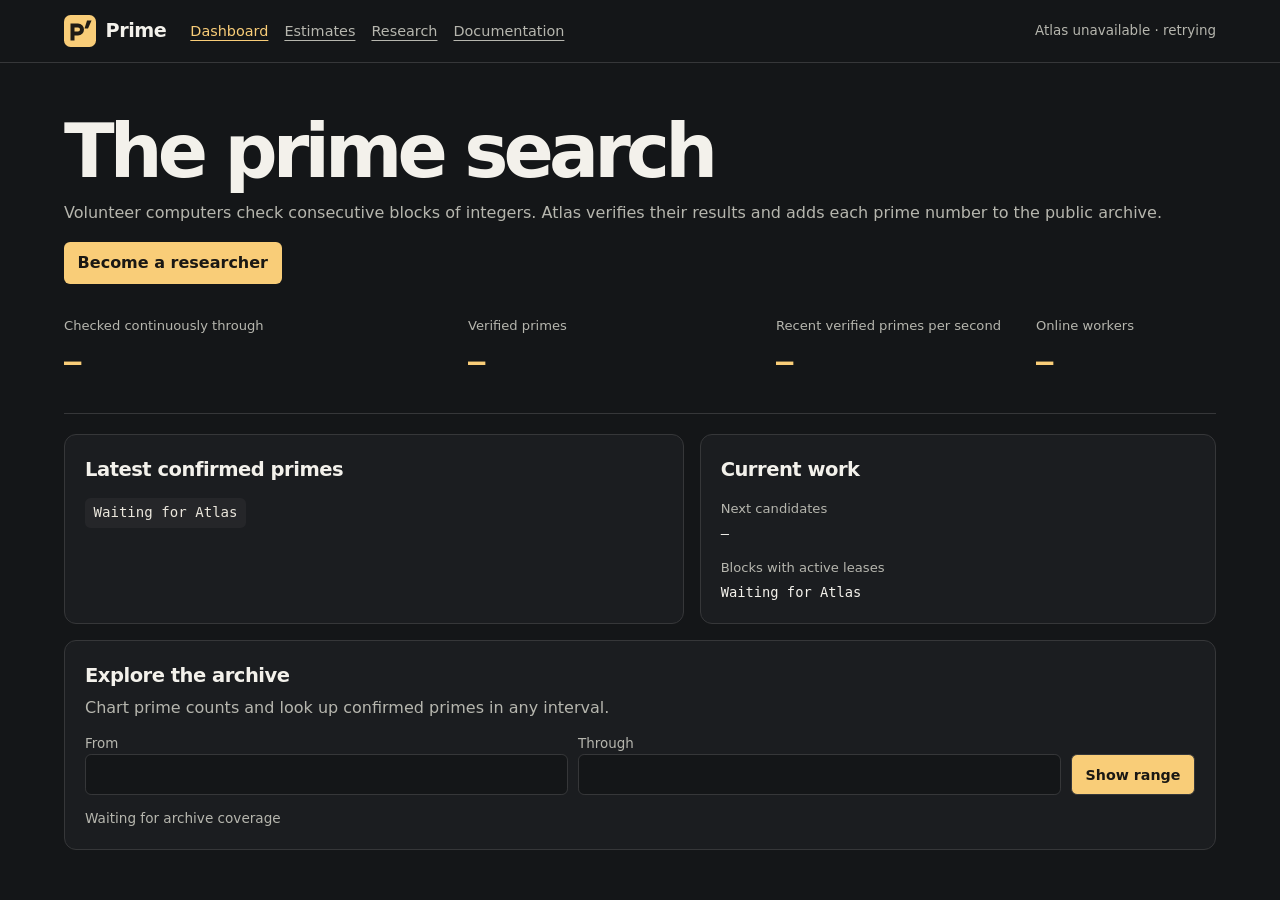
<file: index.html>
<!doctype html>
<html lang="en">
<head>
  <meta charset="utf-8">
  <meta name="viewport" content="width=device-width, initial-scale=1">
  <meta name="color-scheme" content="dark">
  <link rel="icon" href="favicon-96.png" type="image/png" sizes="96x96">
  <link rel="icon" href="favicon.svg" type="image/svg+xml" sizes="any">
  <link rel="apple-touch-icon" href="apple-touch-icon.png" sizes="180x180">
  <title>Prime | Live prime number search and archive</title>
  <meta name="description" content="Look up verified prime numbers in any checked interval, follow the latest results, and see how volunteer computers extend the archive.">
  <link rel="canonical" href="https://prime.notallow.cc/">
  <meta name="robots" content="max-image-preview:large">
  <meta property="og:type" content="website">
  <meta property="og:site_name" content="Prime">
  <meta property="og:title" content="Prime | Live prime number search and archive">
  <meta property="og:description" content="Look up verified prime numbers in any checked interval, follow the latest results, and see how volunteer computers extend the archive.">
  <meta property="og:url" content="https://prime.notallow.cc/">
  <meta property="og:image" content="https://prime.notallow.cc/social-card.png">
  <meta property="og:image:type" content="image/png">
  <meta property="og:image:width" content="1200">
  <meta property="og:image:height" content="630">
  <meta property="og:image:alt" content="The prime number archive, with the primes highlighted in a grid from 1 to 100.">
  <meta name="twitter:card" content="summary_large_image">
  <script type="application/ld+json">
    {
      "@context": "https://schema.org",
      "@type": "WebSite",
      "name": "Prime",
      "url": "https://prime.notallow.cc/"
    }
  </script>
  <link rel="stylesheet" href="style.css?v=research-1">
  <script src="app.js?v=research-1" defer></script>
</head>
<body>
  <header class="masthead">
    <a class="brand" href="./"><img src="favicon.svg" width="32" height="32" alt=""> Prime</a>
    <nav class="site-nav" aria-label="Main navigation">
      <a href="./" aria-current="page">Dashboard</a>
      <a href="estimates.html">Estimates</a>
      <a href="research.html">Research</a>
      <a href="docs.html">Documentation</a>
    </nav>
    <p id="connection" role="status">Connecting to Atlas</p>
  </header>
  <main>
    <section class="overview" aria-labelledby="overview-title">
      <div class="intro">
        <h1 id="overview-title">The prime search</h1>
        <p>Volunteer computers check consecutive blocks of integers. Atlas verifies their results and adds each prime number to the public archive.</p>
        <a class="cta" href="research.html">Become a researcher</a>
      </div>
      <dl class="metrics">
        <div>
          <dt>Checked continuously through</dt>
          <dd id="frontier">—</dd>
        </div>
        <div>
          <dt>Verified primes</dt>
          <dd id="prime-count">—</dd>
        </div>
        <div>
          <dt>Recent verified primes per second</dt>
          <dd id="rate">—</dd>
        </div>
        <div>
          <dt>Online workers</dt>
          <dd id="workers">—</dd>
        </div>
      </dl>
    </section>

    <div class="work-grid">
      <section class="panel" aria-labelledby="confirmed-title">
        <h2 id="confirmed-title">Latest confirmed primes</h2>
        <ul id="confirmed" class="number-list"><li>Waiting for Atlas</li></ul>
      </section>
      <section class="panel" aria-labelledby="work-title">
        <h2 id="work-title">Current work</h2>
        <p class="label">Next candidates</p>
        <p class="range" id="next-range">—</p>
        <p class="label">Blocks with active leases</p>
        <ul id="active-blocks" class="block-list"><li>Waiting for Atlas</li></ul>
      </section>
    </div>

    <section class="panel archive" aria-labelledby="archive-title">
      <div>
        <h2 id="archive-title">Explore the archive</h2>
        <p>Chart prime counts and look up confirmed primes in any interval.</p>
      </div>
      <form id="archive-form">
        <label>From <input id="range-lo" name="lo" type="text" inputmode="numeric" maxlength="20" required></label>
        <label>Through <input id="range-hi" name="hi" type="text" inputmode="numeric" maxlength="20" required></label>
        <button type="submit">Show range</button>
      </form>
      <p class="archive-status" id="archive-status" role="status">Waiting for archive coverage</p>
      <details id="bucket-details" hidden>
        <summary>Prime counts by interval</summary>
        <ol id="bucket-list"></ol>
      </details>
      <div id="chart" class="chart" aria-hidden="true" hidden></div>
      <button type="button" class="secondary" id="more-chart" hidden>Load more chart coverage</button>
      <div id="list-panel" hidden>
        <h3>Archived primes</h3>
        <p id="prime-list-status" role="status"></p>
        <ol id="prime-list" class="number-list"></ol>
        <button type="button" class="secondary" id="more-primes" hidden>Load more primes</button>
      </div>
    </section>
  </main>
</body>
</html>
</file>
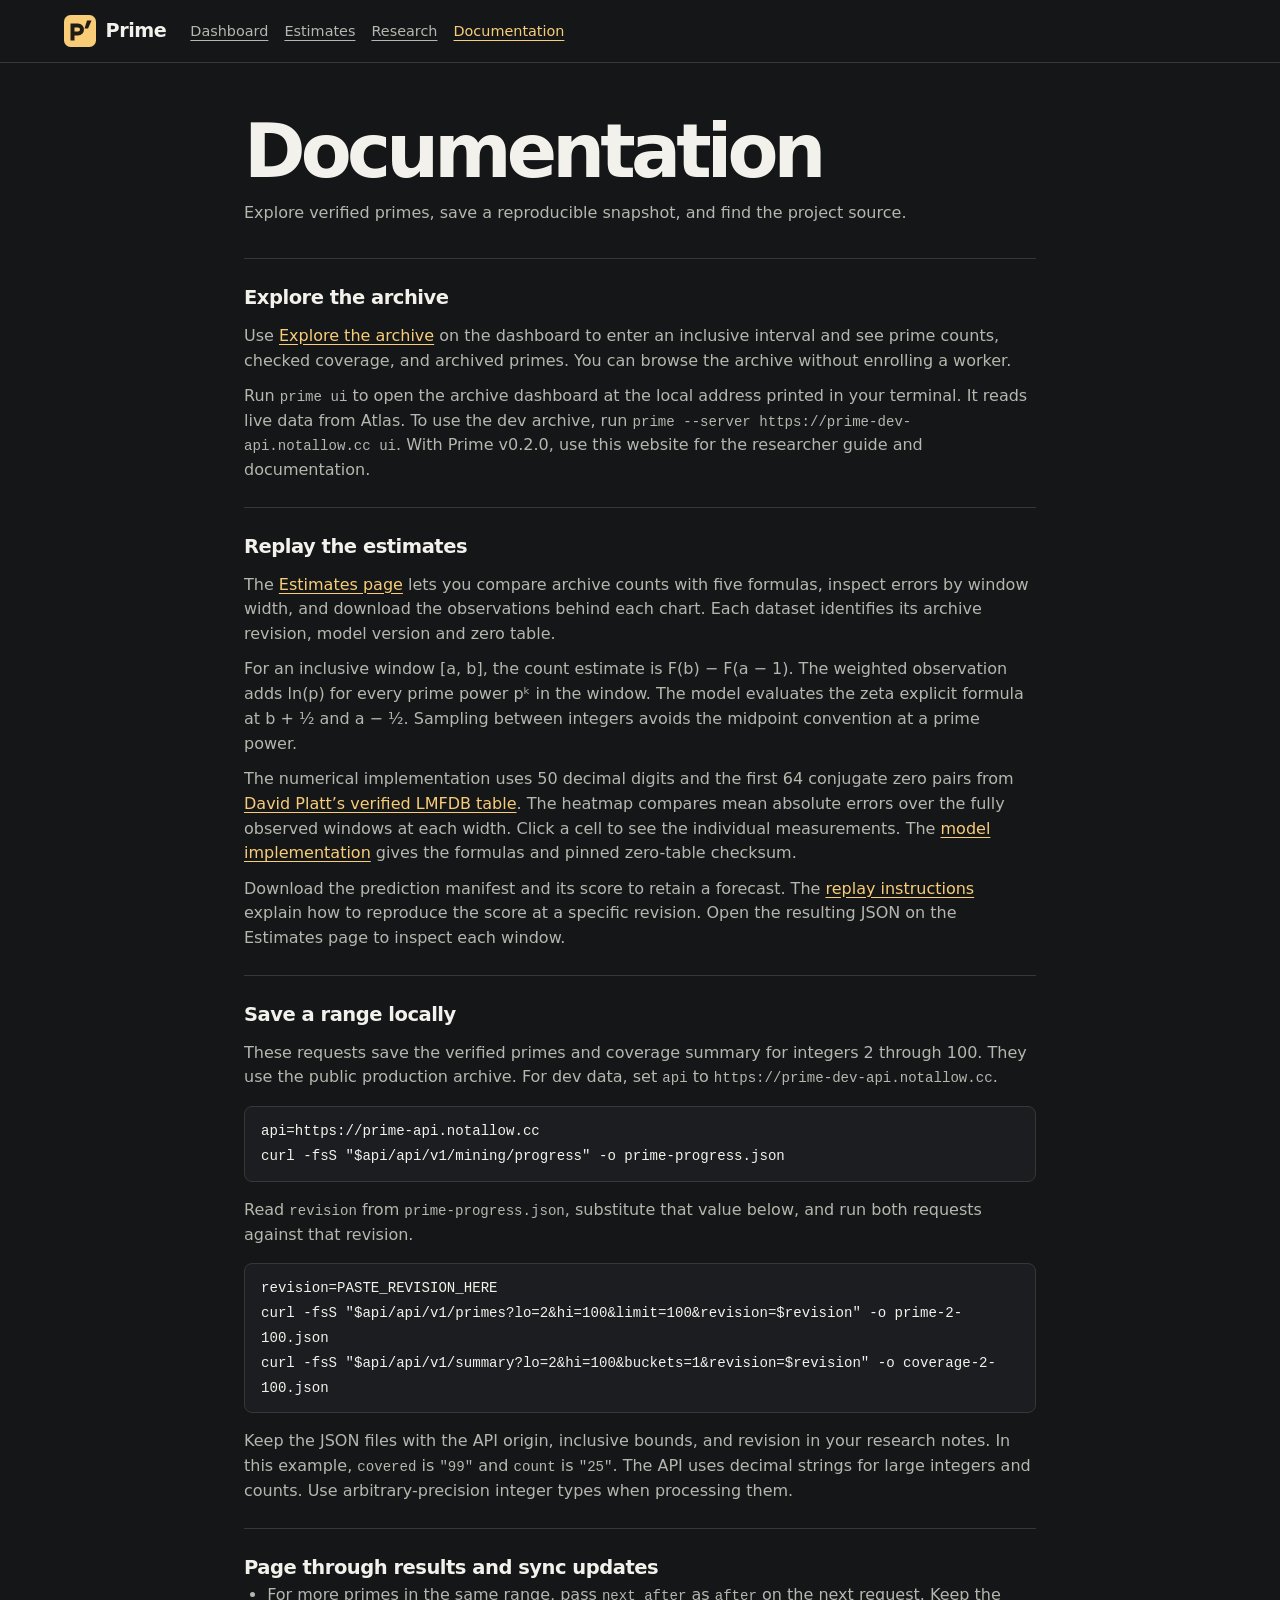
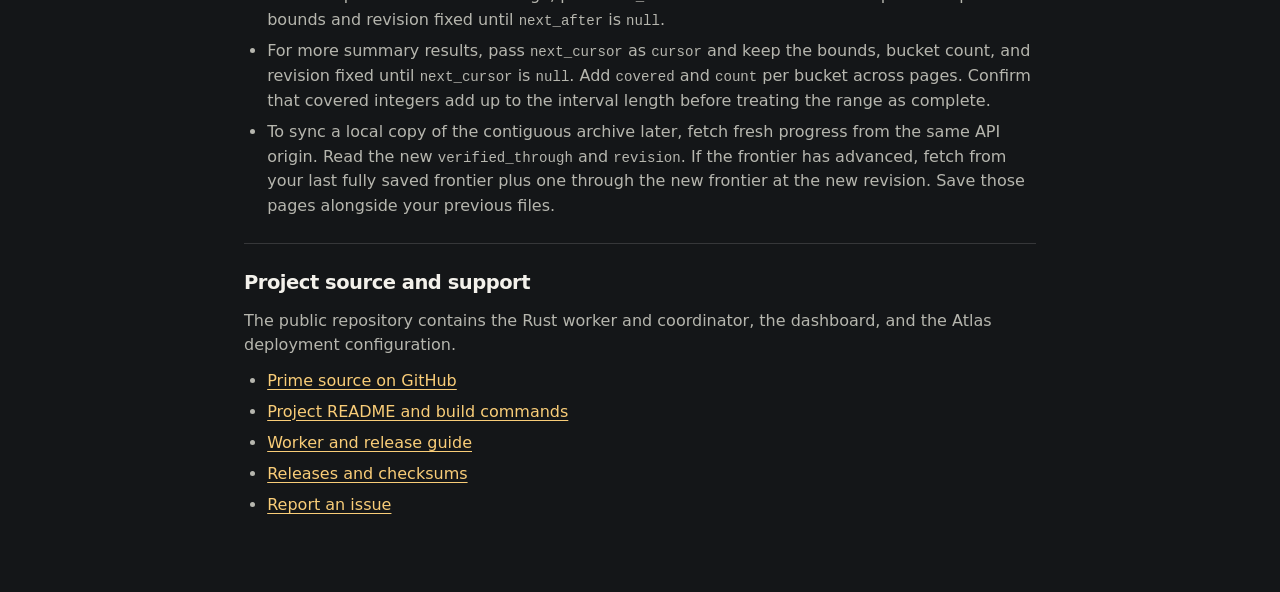
<file: docs.html>
<!doctype html>
<html lang="en">
<head>
  <meta charset="utf-8">
  <meta name="viewport" content="width=device-width, initial-scale=1">
  <meta name="color-scheme" content="dark">
  <link rel="icon" href="favicon-96.png" type="image/png" sizes="96x96">
  <link rel="icon" href="favicon.svg" type="image/svg+xml" sizes="any">
  <link rel="apple-touch-icon" href="apple-touch-icon.png" sizes="180x180">
  <title>Prime number archive API and data guide | Prime</title>
  <meta name="description" content="Query the public API for prime numbers and counts over an interval. Save a snapshot at a fixed archive revision, page through results, and reproduce estimates.">
  <link rel="canonical" href="https://prime.notallow.cc/docs.html">
  <meta name="robots" content="max-image-preview:large">
  <meta property="og:type" content="website">
  <meta property="og:site_name" content="Prime">
  <meta property="og:title" content="Prime number archive API and data guide | Prime">
  <meta property="og:description" content="Query the public API for prime numbers and counts over an interval. Save a snapshot at a fixed archive revision, page through results, and reproduce estimates.">
  <meta property="og:url" content="https://prime.notallow.cc/docs.html">
  <meta property="og:image" content="https://prime.notallow.cc/social-card.png">
  <meta property="og:image:type" content="image/png">
  <meta property="og:image:width" content="1200">
  <meta property="og:image:height" content="630">
  <meta property="og:image:alt" content="The prime number archive, with the primes highlighted in a grid from 1 to 100.">
  <meta name="twitter:card" content="summary_large_image">
  <link rel="stylesheet" href="style.css?v=research-1">
</head>
<body>
  <header class="masthead">
    <a class="brand" href="./"><img src="favicon.svg" width="32" height="32" alt=""> Prime</a>
    <nav class="site-nav" aria-label="Main navigation">
      <a href="./">Dashboard</a>
      <a href="estimates.html">Estimates</a>
      <a href="research.html">Research</a>
      <a href="docs.html" aria-current="page">Documentation</a>
    </nav>
  </header>
  <main class="guide">
    <header class="intro">
      <h1>Documentation</h1>
      <p>Explore verified primes, save a reproducible snapshot, and find the project source.</p>
    </header>

    <section aria-labelledby="archive">
      <h2 id="archive">Explore the archive</h2>
      <p>Use <a href="./#archive-title">Explore the archive</a> on the dashboard to enter an inclusive interval and see prime counts, checked coverage, and archived primes. You can browse the archive without enrolling a worker.</p>
      <p>Run <code>prime ui</code> to open the archive dashboard at the local address printed in your terminal. It reads live data from Atlas. To use the dev archive, run <code>prime --server https://prime-dev-api.notallow.cc ui</code>. With Prime v0.2.0, use this website for the researcher guide and documentation.</p>
    </section>

    <section aria-labelledby="models">
      <h2 id="models">Replay the estimates</h2>
      <p>The <a href="estimates.html">Estimates page</a> lets you compare archive counts with five formulas, inspect errors by window width, and download the observations behind each chart. Each dataset identifies its archive revision, model version and zero table.</p>
      <p>For an inclusive window [a, b], the count estimate is F(b) − F(a − 1). The weighted observation adds ln(p) for every prime power pᵏ in the window. The model evaluates the zeta explicit formula at b + ½ and a − ½. Sampling between integers avoids the midpoint convention at a prime power.</p>
      <p>The numerical implementation uses 50 decimal digits and the first 64 conjugate zero pairs from <a href="https://www.lmfdb.org/zeros/zeta/Source">David Platt’s verified LMFDB table</a>. The heatmap compares mean absolute errors over the fully observed windows at each width. Click a cell to see the individual measurements. The <a href="https://github.com/VachaganGrigoryan/prime/blob/blackway/scripts/prime_models.py">model implementation</a> gives the formulas and pinned zero-table checksum.</p>
      <p>Download the prediction manifest and its score to retain a forecast. The <a href="https://github.com/VachaganGrigoryan/prime#prime-estimates">replay instructions</a> explain how to reproduce the score at a specific revision. Open the resulting JSON on the Estimates page to inspect each window.</p>
    </section>

    <section aria-labelledby="save">
      <h2 id="save">Save a range locally</h2>
      <p>These requests save the verified primes and coverage summary for integers 2 through 100. They use the public production archive. For dev data, set <code>api</code> to <code>https://prime-dev-api.notallow.cc</code>.</p>
      <pre><code>api=https://prime-api.notallow.cc
curl -fsS "$api/api/v1/mining/progress" -o prime-progress.json</code></pre>
      <p>Read <code>revision</code> from <code>prime-progress.json</code>, substitute that value below, and run both requests against that revision.</p>
      <pre><code>revision=PASTE_REVISION_HERE
curl -fsS "$api/api/v1/primes?lo=2&amp;hi=100&amp;limit=100&amp;revision=$revision" -o prime-2-100.json
curl -fsS "$api/api/v1/summary?lo=2&amp;hi=100&amp;buckets=1&amp;revision=$revision" -o coverage-2-100.json</code></pre>
      <p>Keep the JSON files with the API origin, inclusive bounds, and revision in your research notes. In this example, <code>covered</code> is <code>"99"</code> and <code>count</code> is <code>"25"</code>. The API uses decimal strings for large integers and counts. Use arbitrary-precision integer types when processing them.</p>
    </section>

    <section aria-labelledby="sync">
      <h2 id="sync">Page through results and sync updates</h2>
      <ul>
        <li>For more primes in the same range, pass <code>next_after</code> as <code>after</code> on the next request. Keep the bounds and revision fixed until <code>next_after</code> is <code>null</code>.</li>
        <li>For more summary results, pass <code>next_cursor</code> as <code>cursor</code> and keep the bounds, bucket count, and revision fixed until <code>next_cursor</code> is <code>null</code>. Add <code>covered</code> and <code>count</code> per bucket across pages. Confirm that covered integers add up to the interval length before treating the range as complete.</li>
        <li>To sync a local copy of the contiguous archive later, fetch fresh progress from the same API origin. Read the new <code>verified_through</code> and <code>revision</code>. If the frontier has advanced, fetch from your last fully saved frontier plus one through the new frontier at the new revision. Save those pages alongside your previous files.</li>
      </ul>
    </section>

    <section aria-labelledby="source">
      <h2 id="source">Project source and support</h2>
      <p>The public repository contains the Rust worker and coordinator, the dashboard, and the Atlas deployment configuration.</p>
      <ul>
        <li><a href="https://github.com/VachaganGrigoryan/prime">Prime source on GitHub</a></li>
        <li><a href="https://github.com/VachaganGrigoryan/prime/blob/blackway/README.md">Project README and build commands</a></li>
        <li><a href="https://github.com/VachaganGrigoryan/prime/blob/blackway/WORKER.md">Worker and release guide</a></li>
        <li><a href="https://github.com/VachaganGrigoryan/prime/releases">Releases and checksums</a></li>
        <li><a href="https://github.com/VachaganGrigoryan/prime/issues">Report an issue</a></li>
      </ul>
    </section>
  </main>
</body>
</html>
</file>
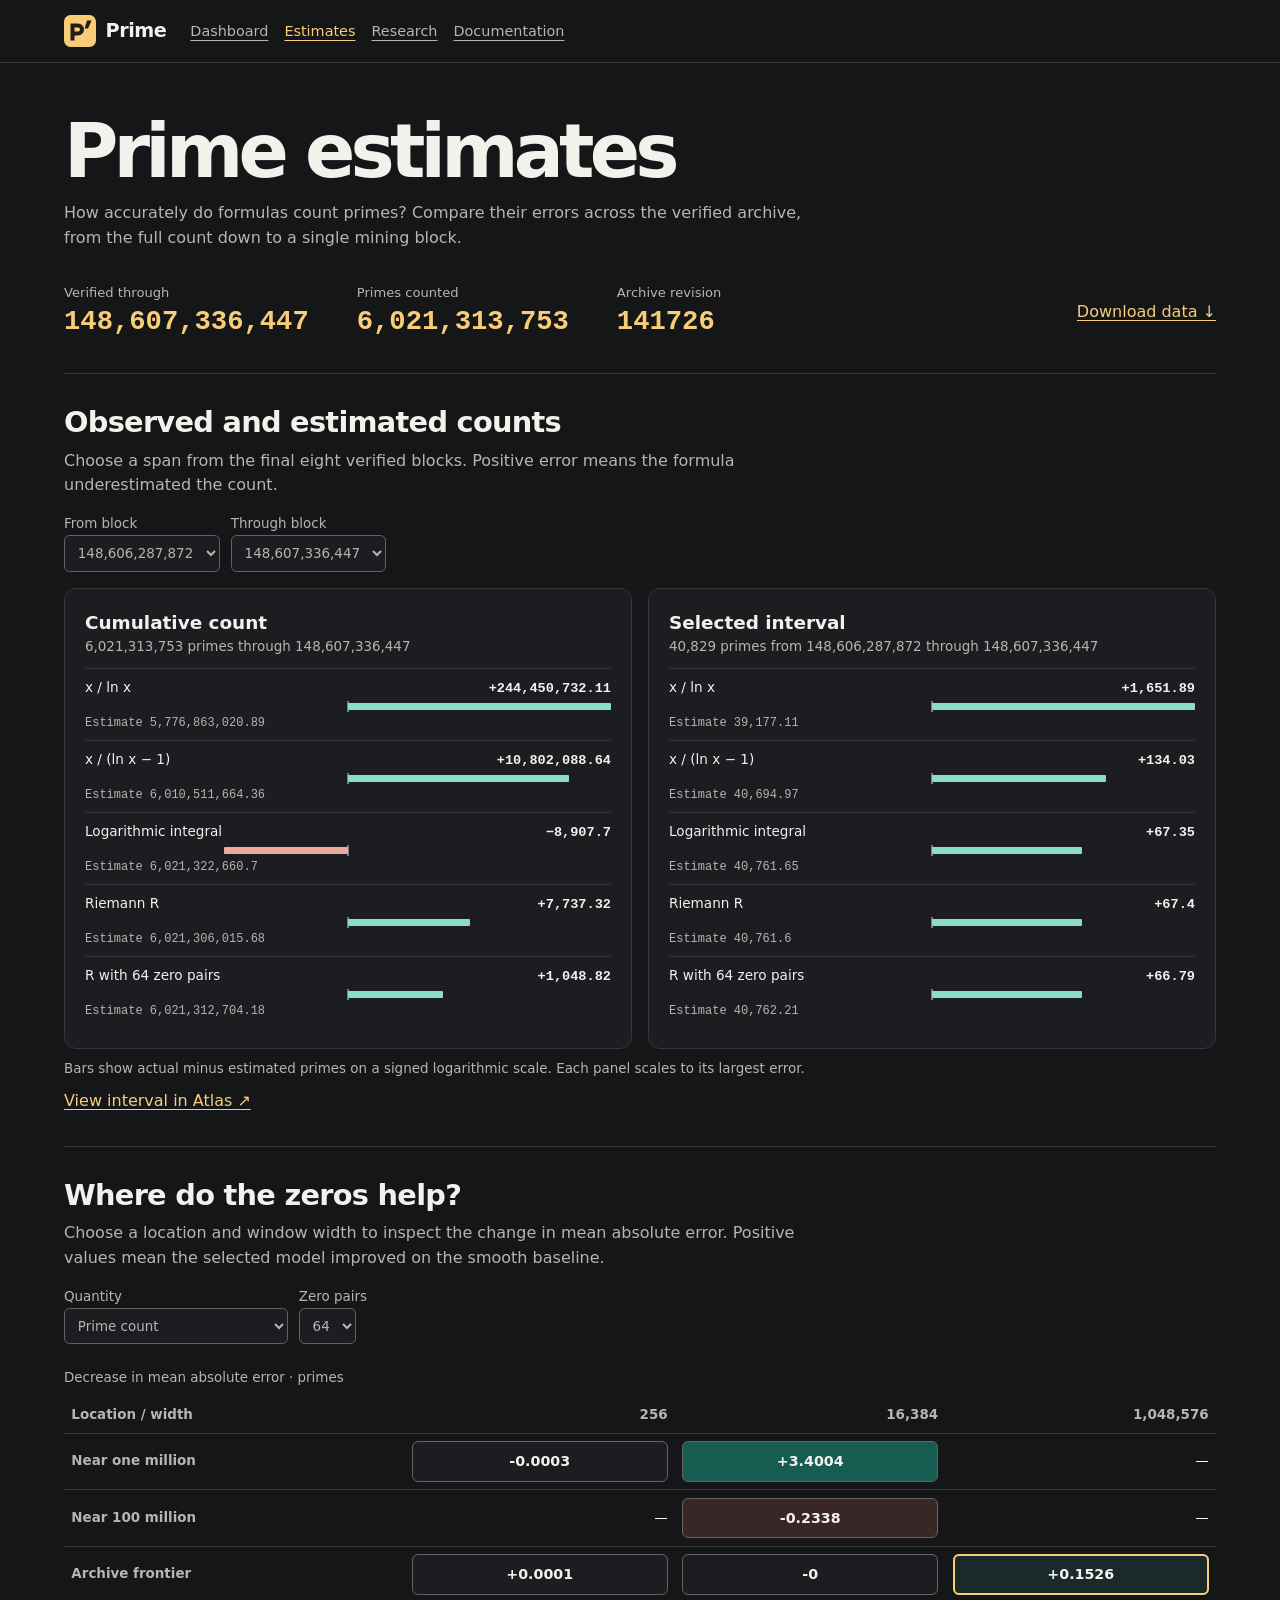
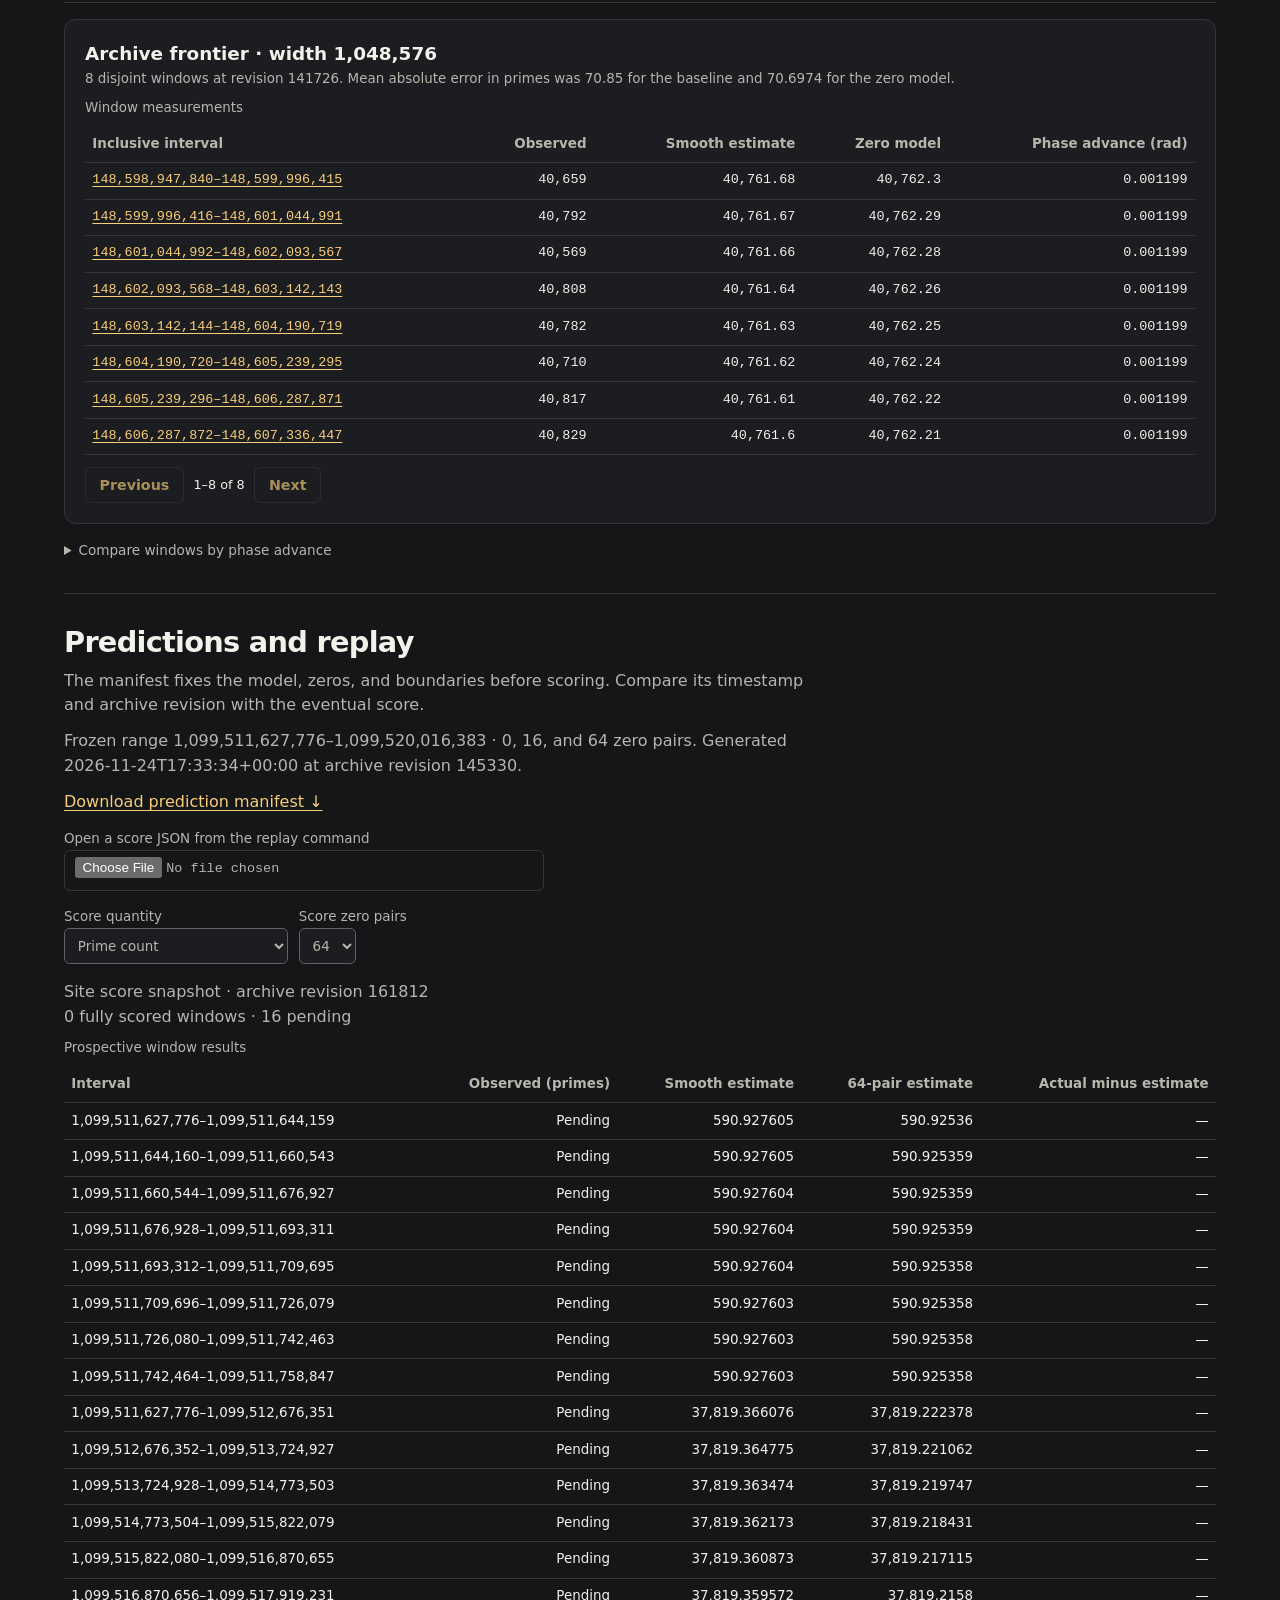
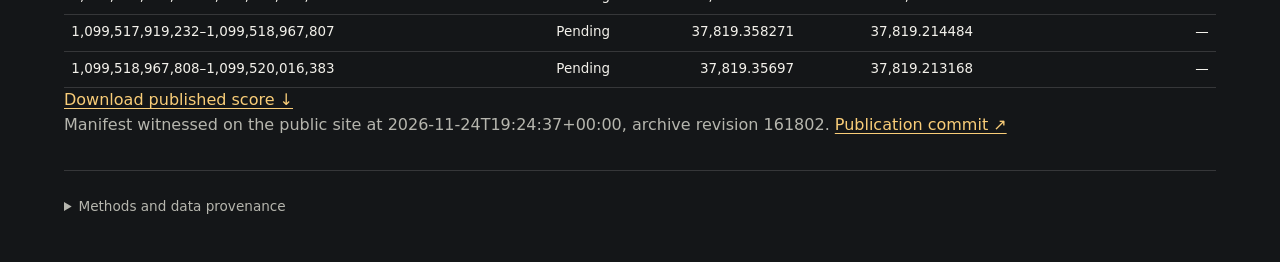
<file: estimates.html>
<!doctype html>
<html lang="en">
<head>
  <meta charset="utf-8">
  <meta name="viewport" content="width=device-width, initial-scale=1">
  <meta name="color-scheme" content="dark">
  <link rel="icon" href="favicon-96.png" type="image/png" sizes="96x96">
  <link rel="icon" href="favicon.svg" type="image/svg+xml" sizes="any">
  <link rel="apple-touch-icon" href="apple-touch-icon.png" sizes="180x180">
  <title>How accurate are prime-counting formulas? | Prime</title>
  <meta name="description" content="Compare prime counts with the logarithmic integral and Riemann’s R function. Explore where zeta zeros improve estimates and download the measurements.">
  <link rel="canonical" href="https://prime.notallow.cc/estimates.html">
  <meta name="robots" content="max-image-preview:large">
  <meta property="og:type" content="website">
  <meta property="og:site_name" content="Prime">
  <meta property="og:title" content="How accurate are prime-counting formulas? | Prime">
  <meta property="og:description" content="Compare prime counts with the logarithmic integral and Riemann’s R function. Explore where zeta zeros improve estimates and download the measurements.">
  <meta property="og:url" content="https://prime.notallow.cc/estimates.html">
  <meta property="og:image" content="https://prime.notallow.cc/social-card.png">
  <meta property="og:image:type" content="image/png">
  <meta property="og:image:width" content="1200">
  <meta property="og:image:height" content="630">
  <meta property="og:image:alt" content="The prime number archive, with the primes highlighted in a grid from 1 to 100.">
  <meta name="twitter:card" content="summary_large_image">
  <link rel="stylesheet" href="style.css?v=research-1">
  <link rel="stylesheet" href="estimates.css">
  <script src="estimates.js" defer></script>
</head>
<body>
  <header class="masthead">
    <a class="brand" href="./"><img src="favicon.svg" width="32" height="32" alt=""> Prime</a>
    <nav class="site-nav" aria-label="Main navigation">
      <a href="./">Dashboard</a><a href="estimates.html" aria-current="page">Estimates</a>
      <a href="research.html">Research</a><a href="docs.html">Documentation</a>
    </nav>
  </header>
  <main class="estimates">
    <header class="intro"><h1>Prime estimates</h1>
      <p>How accurately do formulas count primes? Compare their errors across the verified archive, from the full count down to a single mining block.</p>
    </header>
    <p id="load-status" role="status">Loading the archive snapshot…</p>
    <noscript><p>Enable JavaScript to explore the charts or <a href="prime-experiment.json">download the measurements</a>.</p></noscript>
    <div id="experiment" hidden>
      <div class="snapshot">
        <div><span>Verified through</span><strong id="frontier"></strong></div>
        <div><span>Primes counted</span><strong id="total"></strong></div>
        <div><span>Archive revision</span><strong id="revision"></strong></div>
        <a href="prime-experiment.json" download>Download data <span aria-hidden="true">↓</span></a>
      </div>
      <section class="comparison" aria-labelledby="comparison-title">
        <h2 id="comparison-title">Observed and estimated counts</h2>
        <p>Choose a span from the final eight verified blocks. Positive error means the formula underestimated the count.</p>
        <div class="controls">
          <label>From block<select id="from-block"></select></label>
          <label>Through block<select id="to-block"></select></label>
        </div>
        <div class="plot-grid" aria-live="polite">
          <article class="panel"><h3>Cumulative count</h3><p id="cumulative-caption"></p><div id="cumulative"></div></article>
          <article class="panel"><h3>Selected interval</h3><p id="interval-caption"></p><div id="interval"></div></article>
        </div>
        <p class="plot-note">Bars show actual minus estimated primes on a signed logarithmic scale. Each panel scales to its largest error.</p>
        <a id="interval-source">View interval in Atlas ↗</a>
      </section>
      <section aria-labelledby="heat-title">
        <h2 id="heat-title">Where do the zeros help?</h2>
        <p>Choose a location and window width to inspect the change in mean absolute error. Positive values mean the selected model improved on the smooth baseline.</p>
        <div class="controls">
          <label>Quantity<select id="quantity"><option value="count">Prime count</option><option value="psi">Weighted prime powers (ψ)</option></select></label>
          <label>Zero pairs<select id="zeros"><option>0</option><option>16</option><option selected>64</option></select></label>
        </div>
        <div class="scroll"><table id="heat"><caption id="heat-caption"></caption></table></div>
        <div class="panel evidence" aria-live="polite">
          <h3 id="cell-title"></h3><p id="cell-summary"></p>
          <div class="scroll"><table><caption id="rows-caption">Window measurements</caption><thead><tr>
            <th scope="col">Inclusive interval</th><th scope="col">Observed</th><th scope="col">Smooth estimate</th><th scope="col">Zero model</th><th scope="col">Phase advance (rad)</th>
          </tr></thead><tbody id="windows"></tbody></table></div>
          <div class="pages"><button type="button" id="prev">Previous</button><span id="page-status"></span><button type="button" id="next">Next</button></div>
        </div>
        <details class="phase-groups">
          <summary>Compare windows by phase advance</summary>
          <p id="phase-summary"></p>
          <div class="scroll"><table><caption>Mean error reduction within each phase band</caption><thead id="phase-head"></thead><tbody id="phase-body"></tbody></table></div>
        </details>
      </section>
    </div>
    <section id="forecast" aria-labelledby="forecast-title">
      <h2 id="forecast-title">Predictions and replay</h2>
      <p>The manifest fixes the model, zeros, and boundaries before scoring. Compare its timestamp and archive revision with the eventual score.</p>
      <p id="manifest-status" role="status">Loading the prediction manifest…</p>
      <a id="manifest-link" hidden href="prime-prediction.json" download>Download prediction manifest ↓</a>
      <label class="file-label">Open a score JSON from the replay command<input type="file" id="score-file" disabled accept=".json,application/json"></label>
      <div class="controls" id="score-controls" hidden>
        <label>Score quantity<select id="score-quantity"><option value="count">Prime count</option><option value="psi">Weighted prime powers (ψ)</option></select></label>
        <label>Score zero pairs<select id="score-zeros"><option>0</option><option>16</option><option selected>64</option></select></label>
        <button type="button" class="secondary" id="site-score" hidden>Return to site score</button>
      </div>
      <div id="score-status" role="status"></div>
    </section>
    <details class="methods">
      <summary>Methods and data provenance</summary>
      <p>π(x) counts primes through x. The logarithmic integral li and Riemann’s smooth R function approximate that count. Each window uses the difference of cumulative estimates at its integer boundaries.</p>
      <p>ψ adds log(p) for every prime power pᵏ in the interval, including primes themselves. The zero model reconstructs ψ at half-integers and feeds it to R for a prime-count estimate. For prime counts the smooth baseline is R; for ψ it is the window width.</p>
      <p>Phase advance is the change in the highest included zero’s oscillation across a window. Compare cells with similar phase to investigate whether the improvement persists across locations.</p>
      <p id="provenance"></p>
      <a href="https://t5k.org/howmany.html">T5K prime counting</a> · <a href="https://arxiv.org/abs/1410.1083">Planat and Solé</a> · <a href="docs.html">Archive documentation</a>
    </details>
  </main>
</body>
</html>
</file>
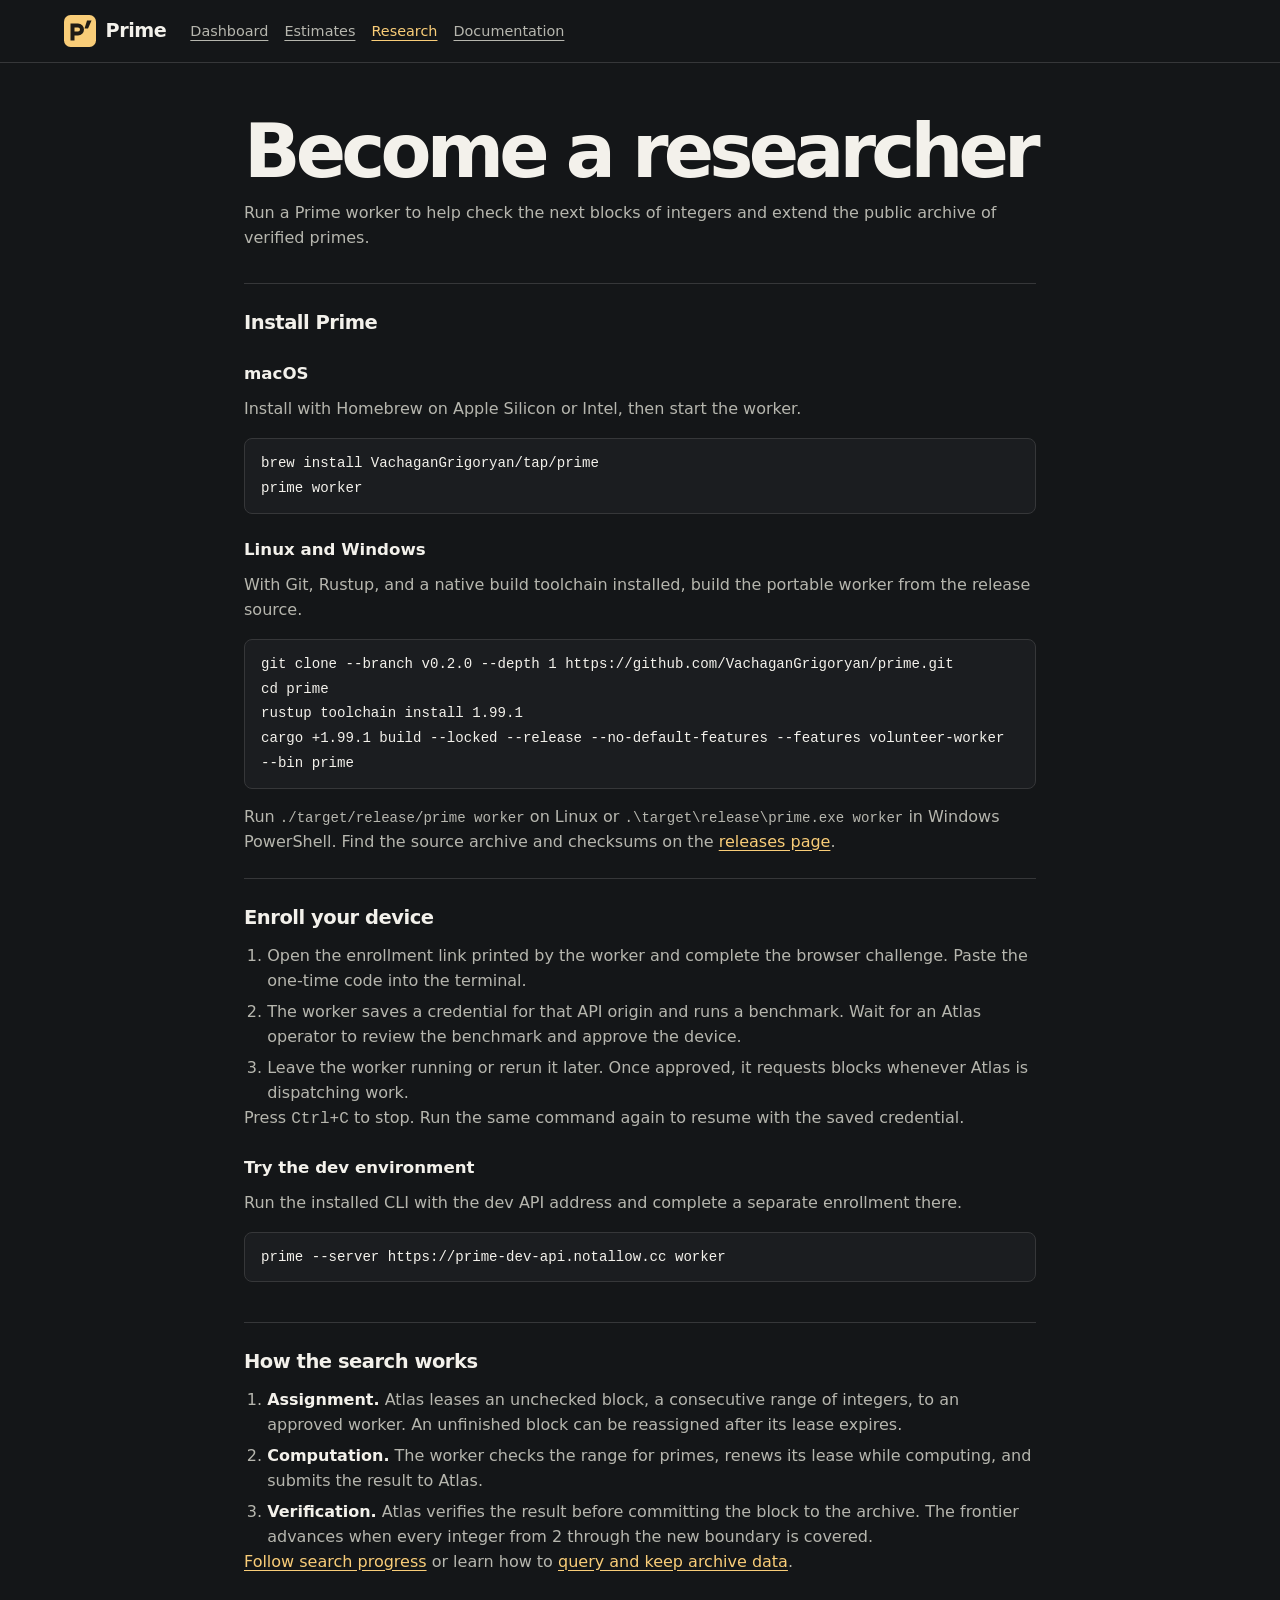
<file: research.html>
<!doctype html>
<html lang="en">
<head>
  <meta charset="utf-8">
  <meta name="viewport" content="width=device-width, initial-scale=1">
  <meta name="color-scheme" content="dark">
  <link rel="icon" href="favicon-96.png" type="image/png" sizes="96x96">
  <link rel="icon" href="favicon.svg" type="image/svg+xml" sizes="any">
  <link rel="apple-touch-icon" href="apple-touch-icon.png" sizes="180x180">
  <title>Volunteer for the prime number search | Prime</title>
  <meta name="description" content="Help extend the prime number archive with your computer. Install the worker on macOS, Linux, or Windows, enroll your device, and learn how Atlas verifies each block.">
  <link rel="canonical" href="https://prime.notallow.cc/research.html">
  <meta name="robots" content="max-image-preview:large">
  <meta property="og:type" content="website">
  <meta property="og:site_name" content="Prime">
  <meta property="og:title" content="Volunteer for the prime number search | Prime">
  <meta property="og:description" content="Help extend the prime number archive with your computer. Install the worker on macOS, Linux, or Windows, enroll your device, and learn how Atlas verifies each block.">
  <meta property="og:url" content="https://prime.notallow.cc/research.html">
  <meta property="og:image" content="https://prime.notallow.cc/social-card.png">
  <meta property="og:image:type" content="image/png">
  <meta property="og:image:width" content="1200">
  <meta property="og:image:height" content="630">
  <meta property="og:image:alt" content="The prime number archive, with the primes highlighted in a grid from 1 to 100.">
  <meta name="twitter:card" content="summary_large_image">
  <link rel="stylesheet" href="style.css?v=research-1">
</head>
<body>
  <header class="masthead">
    <a class="brand" href="./"><img src="favicon.svg" width="32" height="32" alt=""> Prime</a>
    <nav class="site-nav" aria-label="Main navigation">
      <a href="./">Dashboard</a>
      <a href="estimates.html">Estimates</a>
      <a href="research.html" aria-current="page">Research</a>
      <a href="docs.html">Documentation</a>
    </nav>
  </header>
  <main class="guide">
    <header class="intro">
      <h1>Become a researcher</h1>
      <p>Run a Prime worker to help check the next blocks of integers and extend the public archive of verified primes.</p>
    </header>

    <section aria-labelledby="install">
      <h2 id="install">Install Prime</h2>
      <h3>macOS</h3>
      <p>Install with Homebrew on Apple Silicon or Intel, then start the worker.</p>
      <pre><code>brew install VachaganGrigoryan/tap/prime
prime worker</code></pre>

      <h3>Linux and Windows</h3>
      <p>With Git, Rustup, and a native build toolchain installed, build the portable worker from the release source.</p>
      <pre><code>git clone --branch v0.2.0 --depth 1 https://github.com/VachaganGrigoryan/prime.git
cd prime
rustup toolchain install 1.99.1
cargo +1.99.1 build --locked --release --no-default-features --features volunteer-worker --bin prime</code></pre>
      <p>Run <code>./target/release/prime worker</code> on Linux or <code>.\target\release\prime.exe worker</code> in Windows PowerShell. Find the source archive and checksums on the <a href="https://github.com/VachaganGrigoryan/prime/releases">releases page</a>.</p>
    </section>

    <section aria-labelledby="enroll">
      <h2 id="enroll">Enroll your device</h2>
      <ol>
        <li>Open the enrollment link printed by the worker and complete the browser challenge. Paste the one-time code into the terminal.</li>
        <li>The worker saves a credential for that API origin and runs a benchmark. Wait for an Atlas operator to review the benchmark and approve the device.</li>
        <li>Leave the worker running or rerun it later. Once approved, it requests blocks whenever Atlas is dispatching work.</li>
      </ol>
      <p>Press <kbd>Ctrl+C</kbd> to stop. Run the same command again to resume with the saved credential.</p>
      <h3>Try the dev environment</h3>
      <p>Run the installed CLI with the dev API address and complete a separate enrollment there.</p>
      <pre><code>prime --server https://prime-dev-api.notallow.cc worker</code></pre>
    </section>

    <section aria-labelledby="process">
      <h2 id="process">How the search works</h2>
      <ol>
        <li><strong>Assignment.</strong> Atlas leases an unchecked block, a consecutive range of integers, to an approved worker. An unfinished block can be reassigned after its lease expires.</li>
        <li><strong>Computation.</strong> The worker checks the range for primes, renews its lease while computing, and submits the result to Atlas.</li>
        <li><strong>Verification.</strong> Atlas verifies the result before committing the block to the archive. The frontier advances when every integer from 2 through the new boundary is covered.</li>
      </ol>
      <p><a href="./">Follow search progress</a> or learn how to <a href="docs.html#archive">query and keep archive data</a>.</p>
    </section>
  </main>
</body>
</html>
</file>
<file: style.css>
:root {
  color-scheme: dark;
  font: 16px/1.55 system-ui, sans-serif;
  background: #141618;
  color: #f3f1eb;
  --subtle: #b6b6ae;
  --accent: #f9cd78;
  --line: #363739;
  --panel: #1b1d20;
  --mono: ui-monospace, SFMono-Regular, Consolas, monospace;
}
* { box-sizing: border-box; }
[hidden] { display: none !important; }
body { margin: 0; }
h1, h2, h3, p, dl, dd, ol, ul { margin: 0; }
h2 { font-size: 1.22rem; font-weight: 650; letter-spacing: -.025em; }
h3 { font-size: 1.04rem; margin-top: 1.45rem; }
p, dt, label, details { color: var(--subtle); }
.masthead {
  align-items: center;
  border-bottom: 1px solid var(--line);
  display: flex;
  flex-wrap: wrap;
  gap: .65rem 1.5rem;
  padding: .95rem max(1.25rem, calc((100vw - 72rem) / 2));
}
.brand {
  align-items: center;
  color: inherit;
  display: flex;
  font-size: 1.2rem;
  font-weight: 700;
  gap: .6rem;
  letter-spacing: -.025em;
  text-decoration: none;
}
.site-nav { display: flex; flex-wrap: wrap; gap: .35rem 1rem; }
.site-nav a { color: var(--subtle); font-size: .9rem; text-underline-offset: .3em; }
.site-nav a:hover, .site-nav a[aria-current] { color: var(--accent); }
#connection { font-size: .84rem; margin-inline-start: auto; }
main { margin-inline: auto; max-width: 74.5rem; padding: 3.1rem 1.25rem; }
.overview { border-bottom: 1px solid var(--line); padding-bottom: 2rem; }
.intro { margin-bottom: 2rem; }
.intro h1 {
  font-size: clamp(2.25rem, 5.8vw, 4.9rem);
  font-weight: 690;
  letter-spacing: -.065em;
  line-height: 1.05;
  margin-bottom: .65rem;
}
.cta {
  background: var(--accent);
  border-radius: .38rem;
  color: #1a1814;
  display: inline-block;
  font-weight: 650;
  margin-top: 1rem;
  padding: .55rem .85rem;
  text-decoration: none;
}
.cta:hover { filter: brightness(1.1); }
.guide { max-width: 52rem; }
.guide section { border-top: 1px solid var(--line); padding: 1.5rem 0; }
.guide p + p, .guide p + ul, .guide p + ol, .guide h2 + p, .guide h2 + ol, .guide h3 + p { margin-top: .65rem; }
.guide li + li { margin-top: .4rem; }
.guide ol, .guide ul { color: var(--subtle); padding-inline-start: 1.45rem; }
.guide strong { color: #f3f1eb; }
.guide a { color: var(--accent); text-underline-offset: .2em; }
.guide code { font: .88em/1.55 var(--mono); }
.guide pre {
  background: var(--panel);
  border: 1px solid var(--line);
  border-radius: .5rem;
  overflow-wrap: anywhere;
  padding: .75rem 1rem;
  white-space: pre-wrap;
}
.metrics { display: grid; gap: 1.25rem; grid-template-columns: 1.6fr 1.2fr 1fr .75fr; }
.metrics dt, .label { font-size: .82rem; }
.metrics dd {
  color: var(--accent);
  font: 600 clamp(1rem, 2.4vw, 1.8rem)/1.35 var(--mono);
  letter-spacing: -.045em;
  margin-top: .35rem;
  overflow-wrap: anywhere;
}
.work-grid { display: grid; gap: 1rem; grid-template-columns: 1.2fr 1fr; margin: 1.25rem 0 1rem; }
.panel { background: var(--panel); border: 1px solid var(--line); border-radius: .75rem; padding: 1.25rem; }
.label { margin-top: .85rem; }
.range, .block-list {
  color: #f3f1eb;
  font: .86rem/1.45 var(--mono);
  list-style: none;
  margin-top: .3rem;
  overflow-wrap: anywhere;
  padding: 0;
}
.block-list li + li { margin-top: .2rem; }
.number-list {
  display: flex;
  flex-wrap: wrap;
  gap: .45rem;
  list-style: none;
  margin-top: .75rem;
  padding: 0;
}
.number-list li {
  background: #252629;
  border-radius: .35rem;
  color: #eae6dc;
  font: .88rem/1.4 var(--mono);
  overflow-wrap: anywhere;
  padding: .34rem .53rem;
}
.archive { display: grid; gap: .8rem; }
.archive > div > p { margin-top: .3rem; }
form { align-items: end; display: flex; flex-wrap: wrap; gap: .65rem; }
label { flex: 1 1 12rem; font-size: .84rem; }
input, button { border: 1px solid var(--line); border-radius: .38rem; font: inherit; min-height: 2.55rem; }
input { background: #141618; color: inherit; display: block; font-family: var(--mono); padding: .37rem .6rem; width: 100%; }
button { background: var(--accent); color: #1a1814; cursor: pointer; font-size: .89rem; font-weight: 650; padding: .4rem .85rem; }
button:hover { filter: brightness(1.1); }
button:disabled { cursor: wait; opacity: .65; }
button.secondary { background: transparent; color: var(--accent); justify-self: start; margin-top: .25rem; }
:focus-visible { outline: 2px solid var(--accent); outline-offset: 3px; }
.archive-status, #prime-list-status { font-size: .85rem; }
.chart {
  align-items: end;
  border-bottom: 1px solid #84827b;
  display: grid;
  gap: .2rem;
  grid-auto-columns: minmax(0, 1fr);
  grid-auto-flow: column;
  height: 10rem;
  padding-inline: .15rem;
}
.chart div { background: var(--accent); border-radius: .15rem .15rem 0 0; min-height: 1px; }
.chart div[data-covered="0"] { background: #77746d; }
details summary { cursor: pointer; font-size: .85rem; }
details ol { columns: 2; font-size: .82rem; margin-top: .4rem; padding-left: 1.5rem; }
details li { break-inside: avoid; overflow-wrap: anywhere; }
@media (max-width: 760px) {
  main { padding-top: 2rem; }
  .metrics { grid-template-columns: 1fr 1fr; }
  .work-grid { grid-template-columns: 1fr; }
}
@media (max-width: 470px) {
  details ol { columns: auto; }
}
</file>
<file: estimates.css>
.estimates { --high: #8bdcca; --low: #edab9f; }
.estimates a { color: var(--accent); text-underline-offset: .2em; }
.estimates section, .methods { border-top: 1px solid var(--line); margin-top: 2rem; padding-top: 1.6rem; }
.estimates h2 { font-size: clamp(1.35rem, 2.8vw, 1.8rem); margin-bottom: .25rem; }
.estimates h3 { margin: 0; font-size: 1.15rem; }
.estimates .intro p, .estimates section > p, .methods p { max-width: 48rem; }
.snapshot { align-items: center; display: flex; flex-wrap: wrap; gap: 1rem 3rem; }
.snapshot div span, .snapshot strong { display: block; }
.snapshot div span { font-size: .82rem; color: var(--subtle); }
.snapshot strong { font: 600 clamp(1.1rem, 2.5vw, 1.7rem)/1.4 var(--mono); color: var(--accent); }
.snapshot a { margin-left: auto; }
.controls { display: flex; flex-wrap: wrap; gap: .7rem; margin: 1rem 0; }
.controls label { flex: 0 1 auto; }
.estimates select { background: var(--panel); color: inherit; display: block; border: 1px solid #626364; border-radius: .35rem; font: inherit; padding: .55rem; max-width: 100%; }
.plot-grid { display: grid; grid-template-columns: repeat(2,minmax(0,1fr)); gap: 1rem; }
.plot-grid .panel > p, .evidence > p, .plot-note { font-size: .84rem; }
.model { padding: .48rem 0; border-top: 1px solid var(--line); }
.model:first-child { margin-top: .65rem; }
.model-label, .model-data { display: flex; align-items: baseline; justify-content: space-between; gap: .45rem; }
.model-label { font-size: .85rem; }
.model-label strong, .model-data { font-family: var(--mono); }
.model-data { color: var(--subtle); font-size: .75rem; }
.axis { height: .7rem; position: relative; margin: .12rem 0; border-radius: .12rem; background: linear-gradient(to right, transparent 49.8%, #797c7e 49.8%, #797c7e 50.2%, transparent 50.2%); }
.bar { position: absolute; top: .12rem; height: .46rem; border-radius: 1px; }
.under { background: var(--high); } .over { background: var(--low); }
.plot-note { margin: .6rem 0; }
.scroll { overflow-x: auto; }
.estimates table { border-collapse: collapse; width: 100%; font-size: .84rem; font-variant-numeric: tabular-nums; }
.estimates caption { text-align: left; color: var(--subtle); margin: .5rem 0; }
.estimates td, .estimates th { text-align: right; padding: .46rem; border-bottom: 1px solid var(--line); white-space: nowrap; }
.estimates tr > :first-child { text-align: left; }
.estimates th { color: var(--subtle); font-weight: 550; }
.heat-cell { width: 100%; min-width: 4.5rem; background: var(--panel); color: #f3f1eb; border-color: #656664; }
.heat-cell[aria-pressed=true] { outline: 2px solid var(--accent); outline-offset: -2px; }
.heat-cell[data-tone=up] { background: color-mix(in srgb, #175b51 var(--strength), var(--panel)); }
.heat-cell[data-tone=down] { background: color-mix(in srgb, #8b4238 var(--strength), var(--panel)); }
.evidence { margin-top: 1rem; }
.evidence td { font-family: var(--mono); }
.pages { display: flex; align-items: center; gap: .6rem; margin-top: .7rem; font-size: .8rem; }
.pages button { background: transparent; color: var(--accent); min-height: 2.2rem; }
.pages button:disabled { cursor: default; }
.file-label { display: block; margin-top: .9rem; max-width: 30rem; }
#manifest-status, #score-status, .methods p { margin: .7rem 0; }
#score-status, #provenance { overflow-wrap: anywhere; }
@media (max-width: 770px) { .plot-grid { grid-template-columns: 1fr; } .snapshot a { margin-left: 0; } }
.phase-groups { margin-top: 1rem; }
.phase-groups p { margin-top: .65rem; }
</file>
